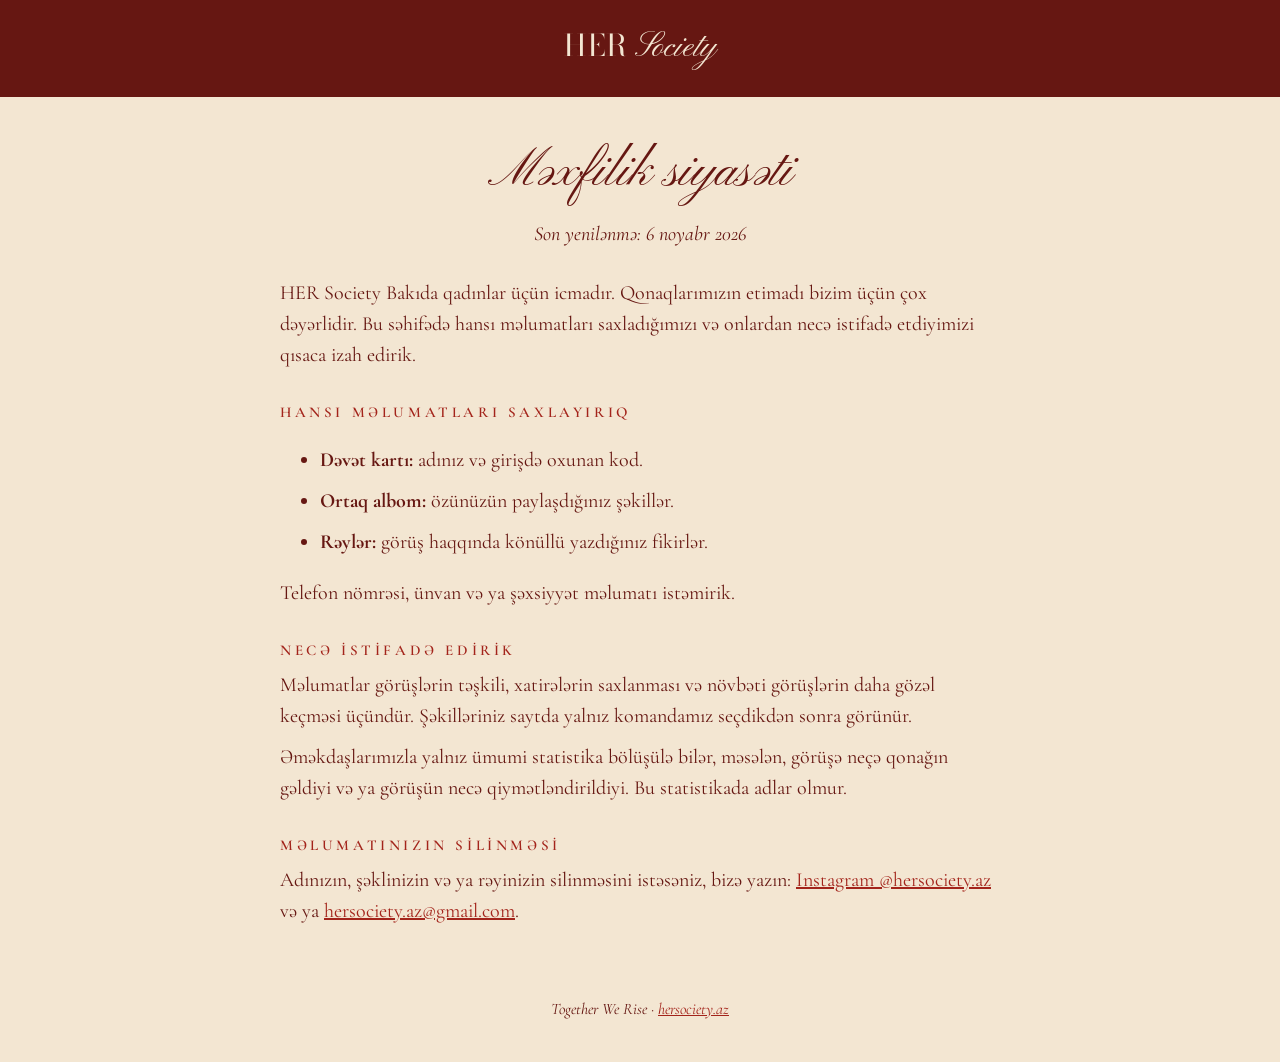
<file: mexfilik/index.html>
<!DOCTYPE html>
<html lang="az">
<head>
<meta charset="utf-8">
<meta name="viewport" content="width=device-width, initial-scale=1">
<title>Məxfilik siyasəti · HER Society</title>
<meta name="description" content="HER Society-nin məxfilik siyasəti: hansı məlumatları saxlayırıq və necə istifadə edirik.">
<meta name="theme-color" content="#661712">
<link rel="canonical" href="https://hersociety.az/mexfilik/">
<link rel="icon" type="image/png" href="../assets/favicon.png">
<style>
@font-face{font-family:HSCG;src:url(../assets/fonts/cg.ttf);font-weight:300 700}
@font-face{font-family:HSCG;src:url(../assets/fonts/cgi.ttf);font-style:italic;font-weight:300 700}
@font-face{font-family:HSPinyon;src:url(../assets/fonts/pinyon.ttf)}
@font-face{font-family:HSBodoni;src:url(../assets/fonts/bodoni96.ttf)}
body{margin:0;background:#F3E6D2;color:#661712;font-family:HSCG,Georgia,serif;font-size:20px;line-height:1.55}
header{background:#661712;color:#F3E6D2;padding:22px 20px;text-align:center}
header a{color:#F3E6D2;text-decoration:none;font-family:HSBodoni,Georgia,serif;font-size:30px;letter-spacing:.06em}
header a span{font-family:HSPinyon,cursive;font-size:34px;margin-left:6px;letter-spacing:0}
main{max-width:720px;margin:0 auto;padding:36px 22px 60px}
h1{font-family:HSPinyon,cursive;font-weight:400;font-size:52px;margin:0 0 6px;text-align:center}
.alt{text-align:center;font-style:italic;margin:0 0 28px}
h2{font-size:15px;letter-spacing:.24em;text-transform:uppercase;font-weight:600;color:#A3241B;margin:30px 0 8px}
p,li{margin:0 0 10px}
a{color:#A3241B}
footer{text-align:center;font-size:16px;padding:0 20px 40px;font-style:italic}
</style>
</head>
<body>
<header><a href="../">HER<span>Society</span></a></header>
<main>
  <h1>Məxfilik siyasəti</h1>
  <p class="alt">Son yenilənmə: 6 noyabr 2026</p>

  <p>HER Society Bakıda qadınlar üçün icmadır. Qonaqlarımızın etimadı bizim üçün çox dəyərlidir. Bu səhifədə hansı məlumatları saxladığımızı və onlardan necə istifadə etdiyimizi qısaca izah edirik.</p>

  <h2>Hansı məlumatları saxlayırıq</h2>
  <ul>
    <li><b>Dəvət kartı:</b> adınız və girişdə oxunan kod.</li>
    <li><b>Ortaq albom:</b> özünüzün paylaşdığınız şəkillər.</li>
    <li><b>Rəylər:</b> görüş haqqında könüllü yazdığınız fikirlər.</li>
  </ul>
  <p>Telefon nömrəsi, ünvan və ya şəxsiyyət məlumatı istəmirik.</p>

  <h2>Necə istifadə edirik</h2>
  <p>Məlumatlar görüşlərin təşkili, xatirələrin saxlanması və növbəti görüşlərin daha gözəl keçməsi üçündür. Şəkilləriniz saytda yalnız komandamız seçdikdən sonra görünür.</p>
  <p>Əməkdaşlarımızla yalnız ümumi statistika bölüşülə bilər, məsələn, görüşə neçə qonağın gəldiyi və ya görüşün necə qiymətləndirildiyi. Bu statistikada adlar olmur.</p>

  <h2>Məlumatınızın silinməsi</h2>
  <p>Adınızın, şəklinizin və ya rəyinizin silinməsini istəsəniz, bizə yazın: <a href="https://ig.me/m/hersociety.az">Instagram @hersociety.az</a> və ya <a href="mailto:hersociety.az@gmail.com">hersociety.az@gmail.com</a>.</p>
</main>
<footer>Together We Rise · <a href="../">hersociety.az</a></footer>
</body>
</html>
</file>
